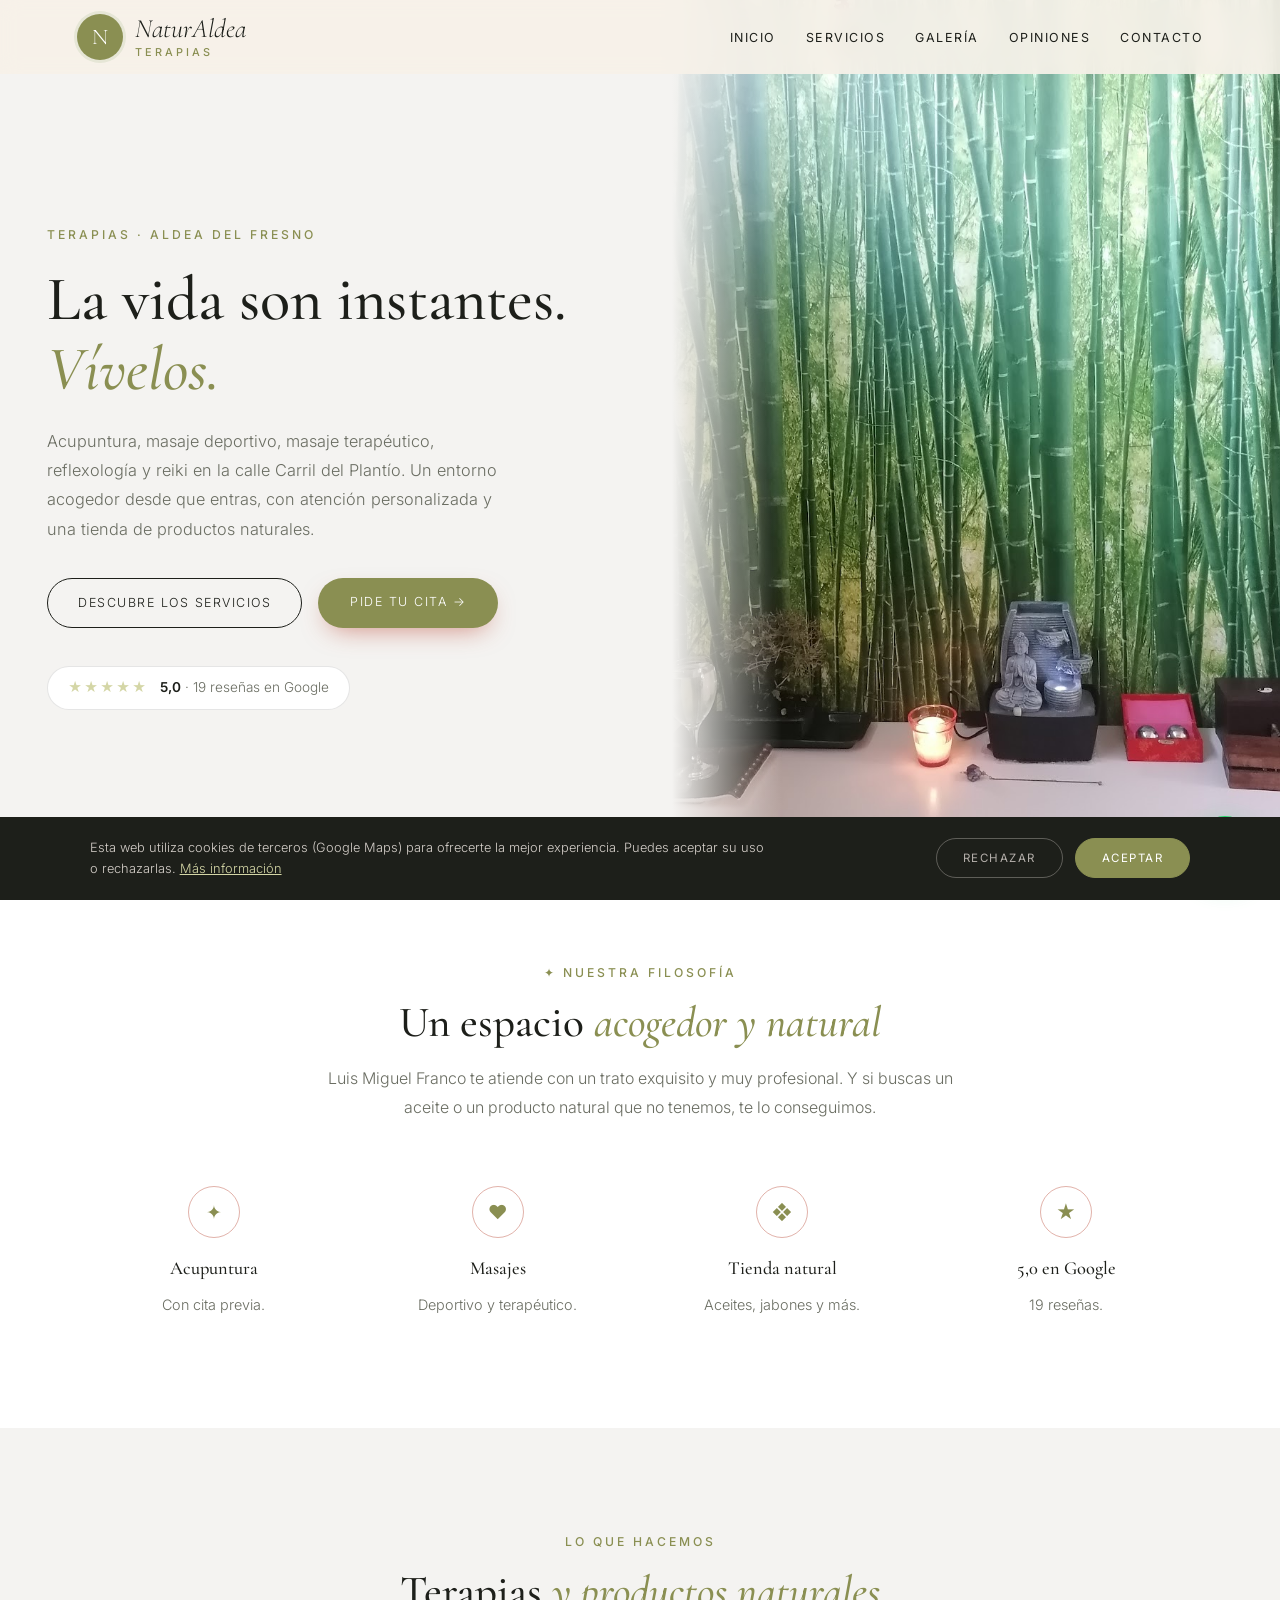
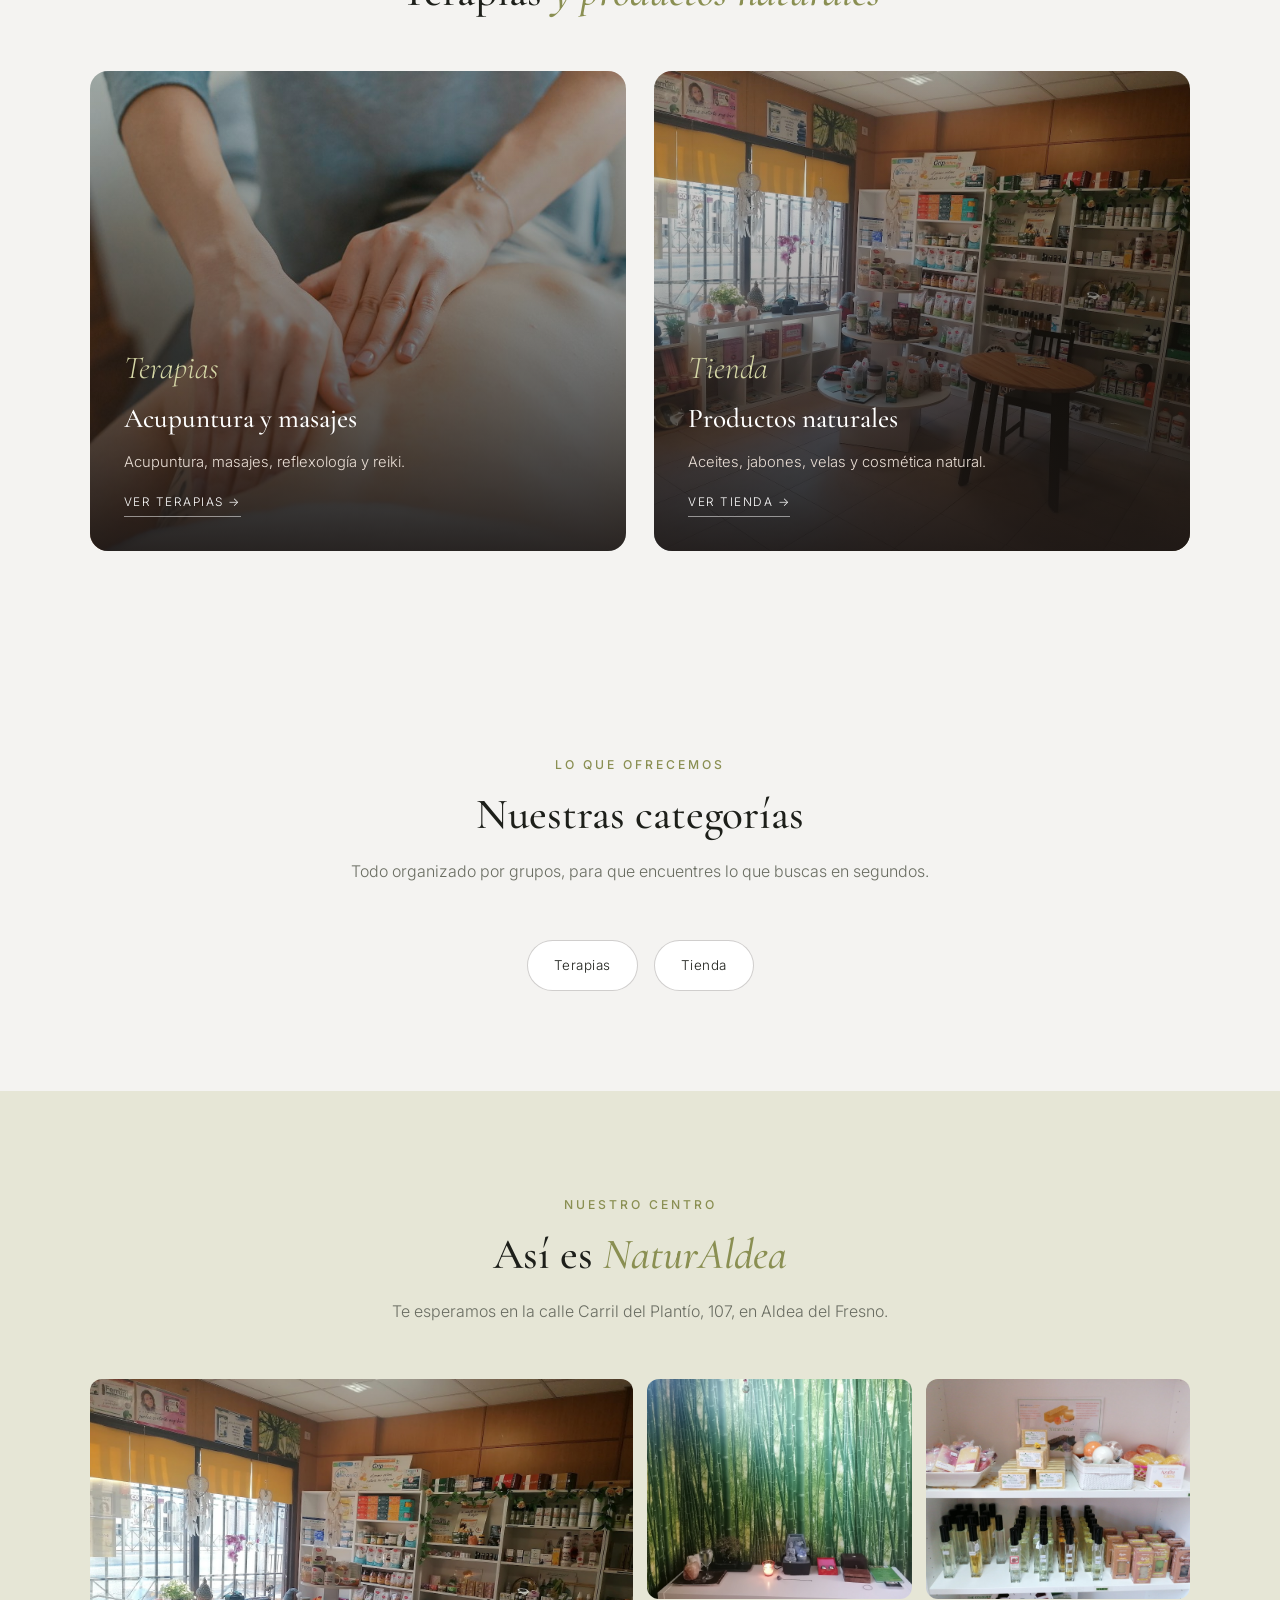
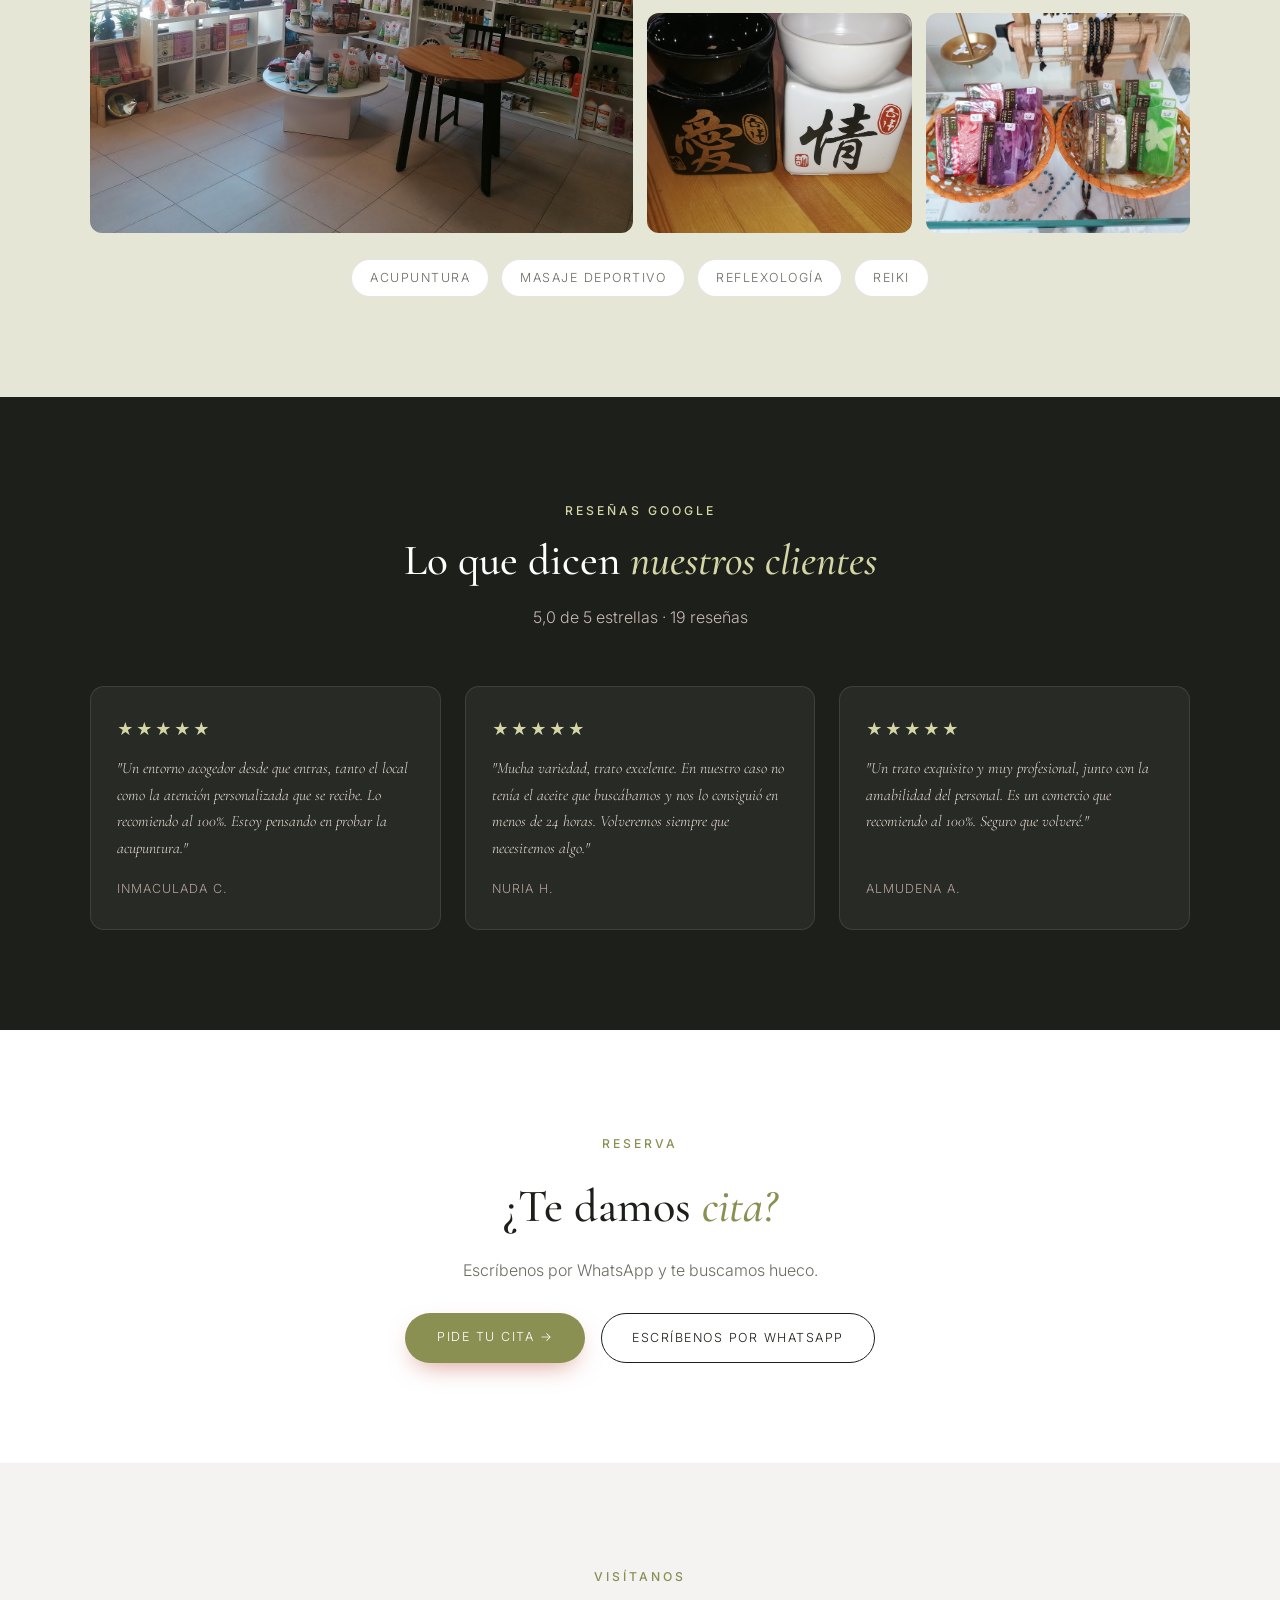
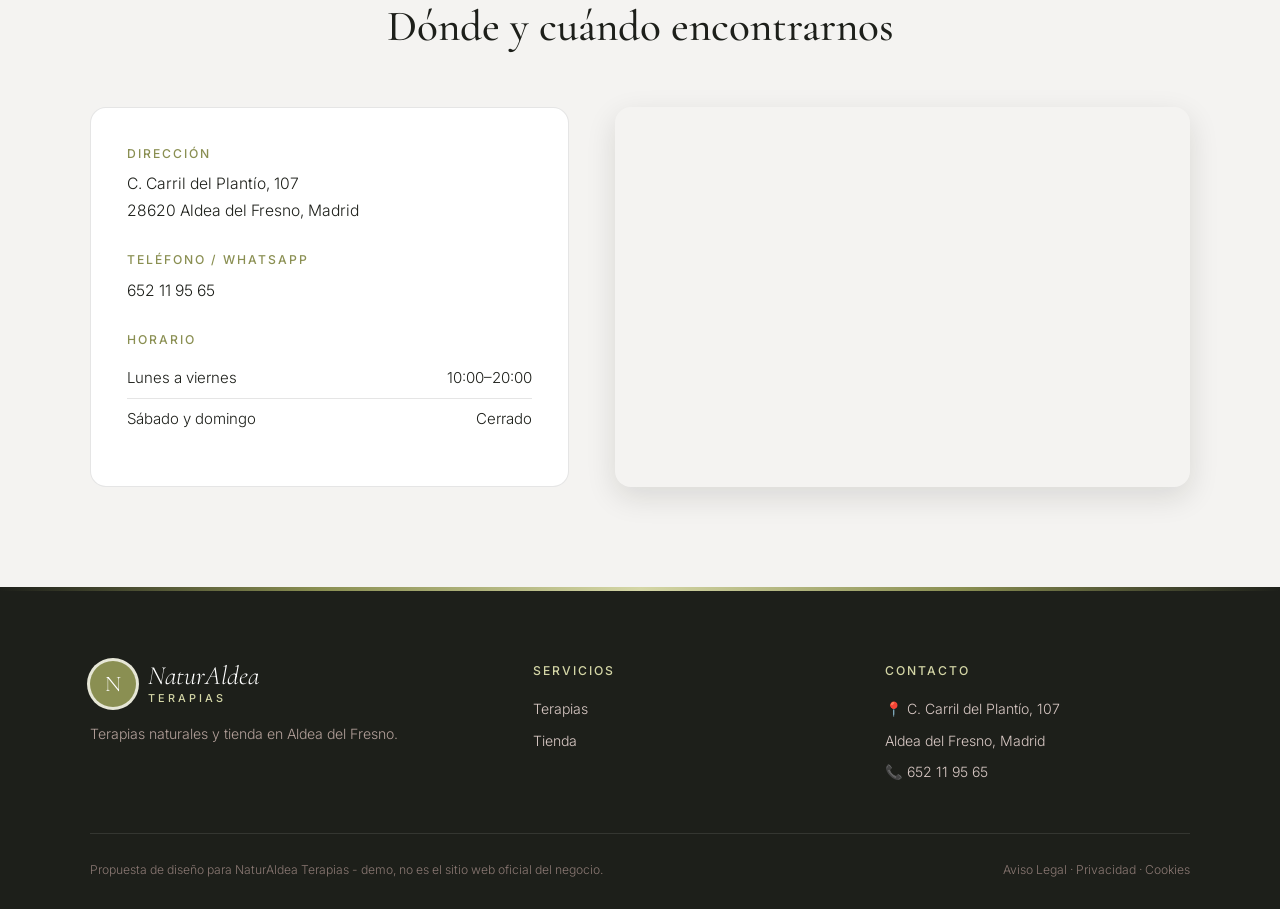
<file: index.html>
<!DOCTYPE html>
<html lang="es">
<head>
<meta charset="UTF-8">
<meta name="viewport" content="width=device-width, initial-scale=1.0">
<title>NaturAldea Terapias — Acupuntura, masajes y reflexología en Aldea del Fresno</title>
<meta name="description" content="NaturAldea Terapias, en C. Carril del Plantío 107, Aldea del Fresno. Acupuntura, masaje deportivo, masaje terapéutico, reflexología y reiki con Luis Miguel Franco, y tienda de productos naturales. 5,0★ con 19 reseñas en Google.">
<meta name="theme-color" content="#1d1f1a">
<meta property="og:title" content="NaturAldea Terapias · Aldea del Fresno">
<meta property="og:image" content="maps_03.jpg">

<link rel="preconnect" href="https://fonts.googleapis.com"><link rel="preconnect" href="https://fonts.gstatic.com" crossorigin><link href="https://fonts.googleapis.com/css2?family=Cormorant+Garamond:wght@500;600&family=Inter:wght@300;400;500;600&display=swap" rel="stylesheet">
<link rel="stylesheet" href="styles.css">
</head>
<body>

<header id="header">
  <a href="index.html" class="logo" aria-label="NaturAldea Terapias, inicio"><span class="logo-mark">N</span><span class="logo-text"><span class="script">NaturAldea</span><small>terapias</small></span></a>
  <nav id="nav" aria-label="Navegación principal"><ul><li><a href="index.html#inicio">Inicio</a></li><li><a href="servicios.html">Servicios</a></li><li><a href="index.html#galeria">Galería</a></li><li><a href="index.html#opiniones">Opiniones</a></li><li><a href="index.html#contacto">Contacto</a></li></ul></nav><button class="nav-toggle" id="navToggle" aria-label="Abrir menú">☰</button>
</header>

<section class="hero" id="inicio">
  <div class="hero-text">
    <span class="eyebrow">Terapias · Aldea del Fresno</span>
    <h1>La vida son instantes. <em>Vívelos.</em></h1>
    <p>Acupuntura, masaje deportivo, masaje terapéutico, reflexología y reiki en la calle Carril del Plantío. Un entorno acogedor desde que entras, con atención personalizada y una tienda de productos naturales.</p>
    <div class="hero-ctas">
      <a href="servicios.html" class="btn-outline">Descubre los servicios</a>
      <a href="https://wa.me/34652119565?text=Hola%2C%20quiero%20pedir%20cita%20en%20NaturAldea%20Terapias" class="btn-solid" target="_blank" rel="noopener">Pide tu cita →</a>
    </div>
    <a class="hero-rating" href="https://www.google.com/maps/search/?api=1&query=NaturAldea+Terapias,+Calle+Carril+del+Plant%C3%ADo+107,+Aldea+del+Fresno" target="_blank" rel="noopener"><span class="stars">★★★★★</span><span><strong>5,0</strong> · 19 reseñas en Google</span></a>
  </div>
  <div class="hero-img"><img src="maps_03.jpg" alt="Rincón de NaturAldea Terapias en Aldea del Fresno" style="object-position:center 50%;"></div>
</section>

<section class="trust">
  <div class="section-head">
    <span class="eyebrow">✦ Nuestra filosofía</span>
    <h2>Un espacio <em>acogedor y natural</em></h2>
    <p>Luis Miguel Franco te atiende con un trato exquisito y muy profesional. Y si buscas un aceite o un producto natural que no tenemos, te lo conseguimos.</p>
  </div>
  <div class="trust-grid">
    <div class="trust-card"><span class="trust-ic">✦</span><h3>Acupuntura</h3><p>Con cita previa.</p></div>
    <div class="trust-card"><span class="trust-ic">♥</span><h3>Masajes</h3><p>Deportivo y terapéutico.</p></div>
    <div class="trust-card"><span class="trust-ic">❖</span><h3>Tienda natural</h3><p>Aceites, jabones y más.</p></div>
    <div class="trust-card"><span class="trust-ic">★</span><h3>5,0 en Google</h3><p>19 reseñas.</p></div>
  </div>
</section>

<section class="worlds">
  <div class="section-head">
    <span class="eyebrow">Lo que hacemos</span>
    <h2>Terapias <em>y productos naturales</em></h2>
  </div>
  <div class="worlds-grid">
    <a href="servicios.html#terapias" class="world-card"><img src="stock_1519823551278.jpg" alt="Acupuntura y masajes"><div class="world-text"><span class="script">Terapias</span><h3>Acupuntura y masajes</h3><p>Acupuntura, masajes, reflexología y reiki.</p><span class="world-link">Ver terapias →</span></div></a>
    <a href="servicios.html#tienda" class="world-card"><img src="maps_02.jpg" alt="Productos naturales"><div class="world-text"><span class="script">Tienda</span><h3>Productos naturales</h3><p>Aceites, jabones, velas y cosmética natural.</p><span class="world-link">Ver tienda →</span></div></a>
  </div>
</section>

<section>
  <div class="section-head">
    <span class="eyebrow">Lo que ofrecemos</span>
    <h2>Nuestras categorías</h2>
    <p>Todo organizado por grupos, para que encuentres lo que buscas en segundos.</p>
  </div>
  <div class="cat-pills">
    <a href="servicios.html#terapias" class="cat-pill">Terapias</a>
    <a href="servicios.html#tienda" class="cat-pill">Tienda</a>
  </div>
</section>

<section class="gallery-wrap" id="galeria">
  <div class="section-head">
    <span class="eyebrow">Nuestro centro</span>
    <h2>Así es <em>NaturAldea</em></h2>
    <p>Te esperamos en la calle Carril del Plantío, 107, en Aldea del Fresno.</p>
  </div>
  <div class="gallery">
    <figure class="big"><img src="maps_02.jpg" alt="Tienda de NaturAldea Terapias en Aldea del Fresno" loading="lazy"></figure>
    <figure><img src="maps_03.jpg" alt="Rincón de relajación" loading="lazy"></figure>
    <figure><img src="maps_06.jpg" alt="Jabones y aceites naturales" loading="lazy"></figure>
    <figure><img src="maps_08.jpg" alt="Quemadores de aceites esenciales" loading="lazy"></figure>
    <figure><img src="maps_09.jpg" alt="Jabones artesanos" loading="lazy"></figure>
  </div>
  <div class="brands"><span>Acupuntura</span><span>Masaje deportivo</span><span>Reflexología</span><span>Reiki</span></div>
</section>

<section class="reviews-wrap" id="opiniones">
  <div class="section-head">
    <span class="eyebrow">Reseñas Google</span>
    <h2>Lo que dicen <em>nuestros clientes</em></h2>
    <p>5,0 de 5 estrellas · 19 reseñas</p>
  </div>
  <div class="review-grid">
    <div class="review-card"><div class="stars">★★★★★</div><p>"Un entorno acogedor desde que entras, tanto el local como la atención personalizada que se recibe. Lo recomiendo al 100%. Estoy pensando en probar la acupuntura."</p><cite>Inmaculada C.</cite></div>
    <div class="review-card"><div class="stars">★★★★★</div><p>"Mucha variedad, trato excelente. En nuestro caso no tenía el aceite que buscábamos y nos lo consiguió en menos de 24 horas. Volveremos siempre que necesitemos algo."</p><cite>Nuria H.</cite></div>
    <div class="review-card"><div class="stars">★★★★★</div><p>"Un trato exquisito y muy profesional, junto con la amabilidad del personal. Es un comercio que recomiendo al 100%. Seguro que volveré."</p><cite>Almudena A.</cite></div>
  </div>
</section>

<section class="cta-section">
  <span class="eyebrow">Reserva</span>
  <h2>¿Te damos <em>cita?</em></h2>
  <p>Escríbenos por WhatsApp y te buscamos hueco.</p>
  <div class="cta-row">
    <a href="https://wa.me/34652119565?text=Hola%2C%20quiero%20pedir%20cita%20en%20NaturAldea%20Terapias" class="btn-solid" target="_blank" rel="noopener">Pide tu cita →</a>
    <a href="https://wa.me/34652119565?text=Hola%2C%20quiero%20pedir%20cita%20en%20NaturAldea%20Terapias" class="btn-outline" target="_blank" rel="noopener">Escríbenos por WhatsApp</a>
  </div>
</section>

<section class="contact-section" id="contacto">
  <div class="section-head">
    <span class="eyebrow">Visítanos</span>
    <h2>Dónde y cuándo encontrarnos</h2>
  </div>
  <div class="contact-grid">
    <div class="contact-info">
      <div class="contact-block"><h3>Dirección</h3><p>C. Carril del Plantío, 107<br>28620 Aldea del Fresno, Madrid</p></div>
      <div class="contact-block"><h3>Teléfono / WhatsApp</h3><p><a href="tel:+34652119565">652 11 95 65</a></p></div>
      <div class="contact-block"><h3>Horario</h3><ul class="hours-list"><li><span>Lunes a viernes</span><span>10:00–20:00</span></li><li><span>Sábado y domingo</span><span>Cerrado</span></li></ul></div>
      
    </div>
    <div class="contact-map">
      <iframe title="Mapa de NaturAldea Terapias" src="https://www.google.com/maps?q=NaturAldea+Terapias,+Calle+Carril+del+Plant%C3%ADo+107,+Aldea+del+Fresno&output=embed" width="100%" height="100%" style="border:0;" allowfullscreen="" loading="lazy" referrerpolicy="no-referrer-when-downgrade"></iframe>
    </div>
  </div>
</section>

<footer>
  <div class="footer-grid">
    <div class="footer-brand">
      <a href="index.html" class="logo light"><span class="logo-mark">N</span><span class="logo-text"><span class="script">NaturAldea</span><small>terapias</small></span></a>
      <p>Terapias naturales y tienda en Aldea del Fresno.</p>
    </div>
    <div><h4>Servicios</h4><ul><li><a href="servicios.html#terapias">Terapias</a></li><li><a href="servicios.html#tienda">Tienda</a></li></ul></div>
    <div><h4>Contacto</h4><ul><li>📍 C. Carril del Plantío, 107</li><li>Aldea del Fresno, Madrid</li><li>📞 <a href="tel:+34652119565">652 11 95 65</a></li></ul></div>
  </div>
  <div class="footer-bottom">
    <span>Propuesta de diseño para NaturAldea Terapias - demo, no es el sitio web oficial del negocio.</span>
    <span><a href="aviso-legal.html">Aviso Legal</a> &middot; <a href="politica-privacidad.html">Privacidad</a> &middot; <a href="politica-cookies.html">Cookies</a></span>
  </div>
</footer>

<div id="cookie-banner" class="cookie-banner"><p>Esta web utiliza cookies de terceros (Google Maps) para ofrecerte la mejor experiencia. Puedes aceptar su uso o rechazarlas. <a href="politica-cookies.html">Más información</a></p><div class="cookie-actions"><button onclick="setCookieChoice('rejected')" class="ck-reject">Rechazar</button><button onclick="setCookieChoice('accepted')" class="ck-accept">Aceptar</button></div></div>
<div class="social-fabs"><a class="wa-fab" href="https://wa.me/34652119565?text=Hola%2C%20quiero%20pedir%20cita%20en%20NaturAldea%20Terapias" target="_blank" rel="noopener" aria-label="Escribir por WhatsApp"><svg width="28" height="28" viewBox="0 0 24 24" fill="white"><path d="M17.5 14.4c-.3-.1-1.8-.9-2-1s-.5-.1-.7.1-.8 1-.9 1.2-.3.2-.6.1a8.2 8.2 0 0 1-2.4-1.5 9 9 0 0 1-1.7-2.1c-.2-.3 0-.5.1-.6l.4-.5.3-.5v-.5l-.9-2.2c-.2-.6-.5-.5-.7-.5h-.6a1.1 1.1 0 0 0-.8.4 3.4 3.4 0 0 0-1 2.5 5.9 5.9 0 0 0 1.2 3.1 13.5 13.5 0 0 0 5.2 4.6c2.6 1 2.6.7 3.1.6a2.6 2.6 0 0 0 1.7-1.2 2.1 2.1 0 0 0 .2-1.2c-.1-.1-.3-.2-.6-.3ZM12 21.8a9.8 9.8 0 0 1-5-1.4l-.4-.2-3.7 1 1-3.6-.2-.4A9.8 9.8 0 1 1 12 21.8Zm8.4-18.3A11.8 11.8 0 0 0 1.8 17.7L.2 23.8l6.3-1.6a11.8 11.8 0 0 0 5.6 1.4A11.8 11.8 0 0 0 20.4 3.5Z"/></svg></a></div>
<script src="main.js"></script>
</body>
</html>
</file>
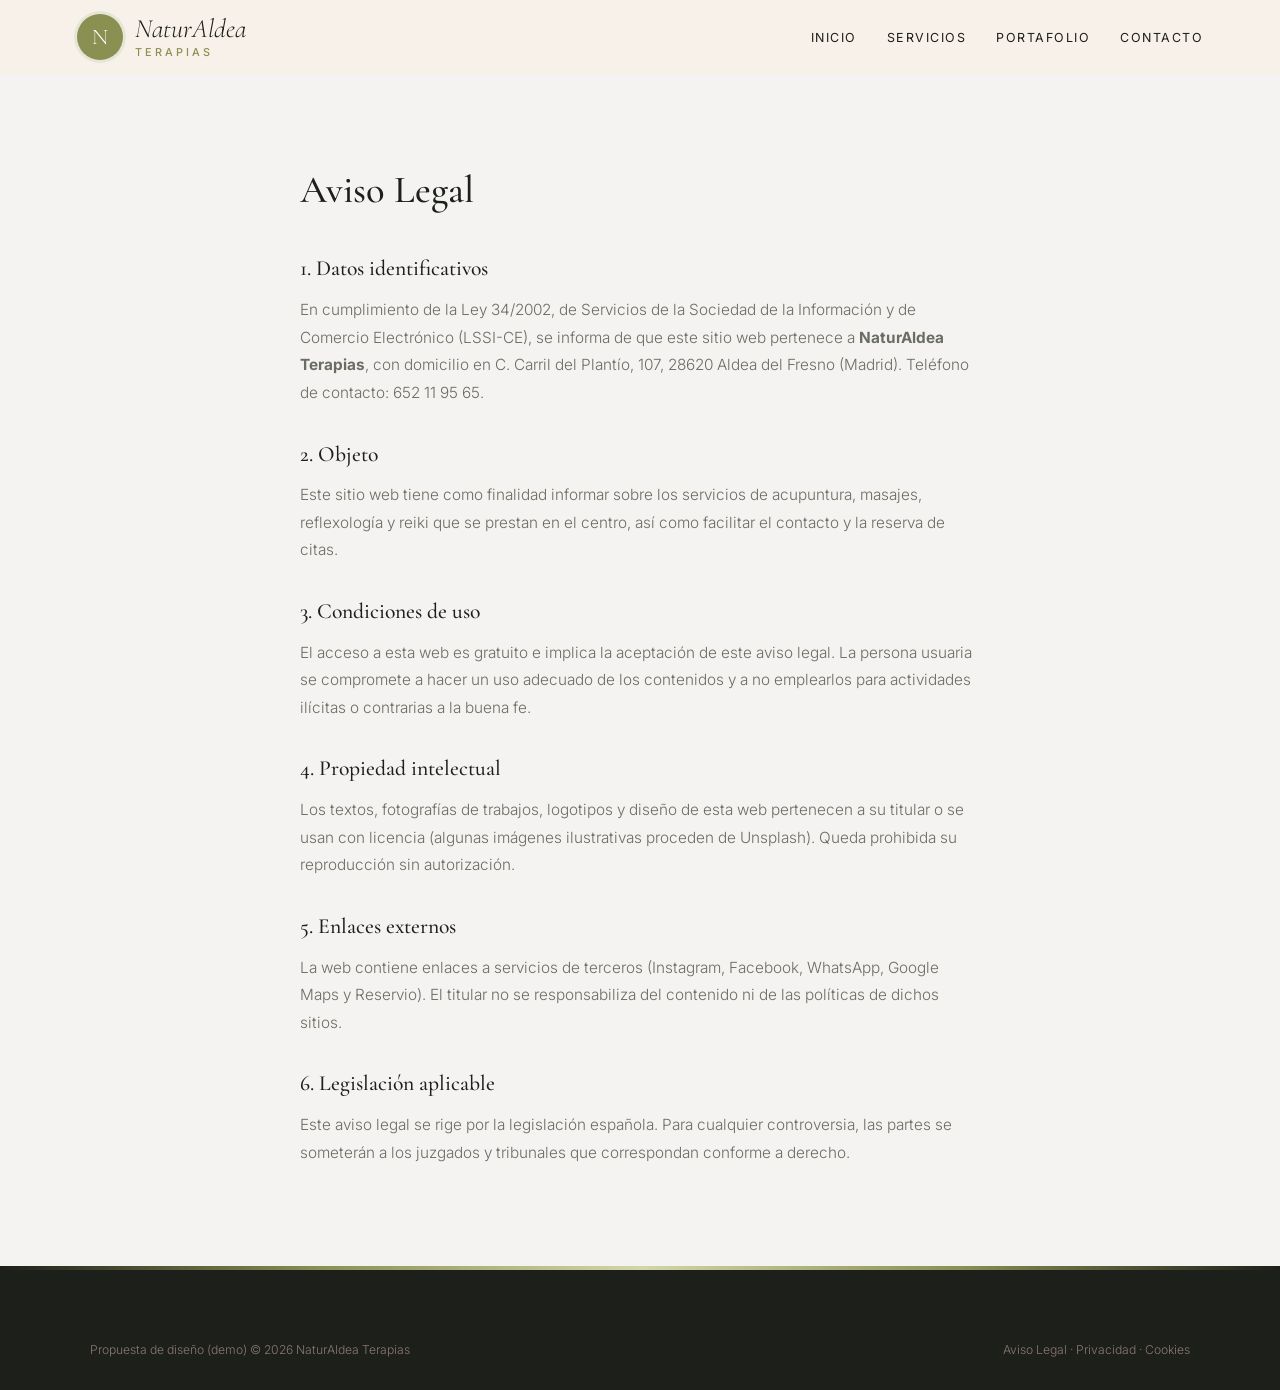
<file: aviso-legal.html>
<!DOCTYPE html>
<html lang="es">
<head>
<meta charset="UTF-8">
<meta name="viewport" content="width=device-width, initial-scale=1.0">
<title>Aviso Legal — NaturAldea Terapias</title>
<meta name="robots" content="noindex">

<link rel="preconnect" href="https://fonts.googleapis.com">
<link href="https://fonts.googleapis.com/css2?family=Cormorant+Garamond:wght@500;600&family=Inter:wght@300;400;500;600&display=swap" rel="stylesheet">
<link rel="stylesheet" href="styles.css">
</head>
<body>
<header id="header" class="scrolled">
  <a href="index.html" class="logo" aria-label="NaturAldea Terapias, inicio">
    <span class="logo-mark">N</span>
    <span class="logo-text"><span class="script">NaturAldea</span><small>terapias</small></span>
  </a>
  <nav id="nav" aria-label="Navegación principal">
    <ul>
      <li><a href="index.html#inicio">Inicio</a></li>
      <li><a href="servicios.html">Servicios</a></li>
      <li><a href="portafolio.html">Portafolio</a></li>
      <li><a href="index.html#contacto">Contacto</a></li>
    </ul>
  </nav>
  <button class="nav-toggle" id="navToggle" aria-label="Abrir menú">☰</button>
</header>
<main class="legal"><h1>Aviso Legal</h1>
<h2>1. Datos identificativos</h2>
<p>En cumplimiento de la Ley 34/2002, de Servicios de la Sociedad de la Información y de Comercio Electrónico (LSSI-CE), se informa de que este sitio web pertenece a <strong>NaturAldea Terapias</strong>, con domicilio en C. Carril del Plantío, 107, 28620 Aldea del Fresno (Madrid). Teléfono de contacto: 652 11 95 65.</p>
<h2>2. Objeto</h2>
<p>Este sitio web tiene como finalidad informar sobre los servicios de acupuntura, masajes, reflexología y reiki que se prestan en el centro, así como facilitar el contacto y la reserva de citas.</p>
<h2>3. Condiciones de uso</h2>
<p>El acceso a esta web es gratuito e implica la aceptación de este aviso legal. La persona usuaria se compromete a hacer un uso adecuado de los contenidos y a no emplearlos para actividades ilícitas o contrarias a la buena fe.</p>
<h2>4. Propiedad intelectual</h2>
<p>Los textos, fotografías de trabajos, logotipos y diseño de esta web pertenecen a su titular o se usan con licencia (algunas imágenes ilustrativas proceden de Unsplash). Queda prohibida su reproducción sin autorización.</p>
<h2>5. Enlaces externos</h2>
<p>La web contiene enlaces a servicios de terceros (Instagram, Facebook, WhatsApp, Google Maps y Reservio). El titular no se responsabiliza del contenido ni de las políticas de dichos sitios.</p>
<h2>6. Legislación aplicable</h2>
<p>Este aviso legal se rige por la legislación española. Para cualquier controversia, las partes se someterán a los juzgados y tribunales que correspondan conforme a derecho.</p></main>
<footer>
  <div class="footer-bottom" style="margin-top:0">
    <span>Propuesta de diseño (demo) © 2026 NaturAldea Terapias</span>
    <span><a href="aviso-legal.html">Aviso Legal</a> &middot; <a href="politica-privacidad.html">Privacidad</a> &middot; <a href="politica-cookies.html">Cookies</a></span>
  </div>
</footer>
<script src="main.js"></script>
</body>
</html>
</file>
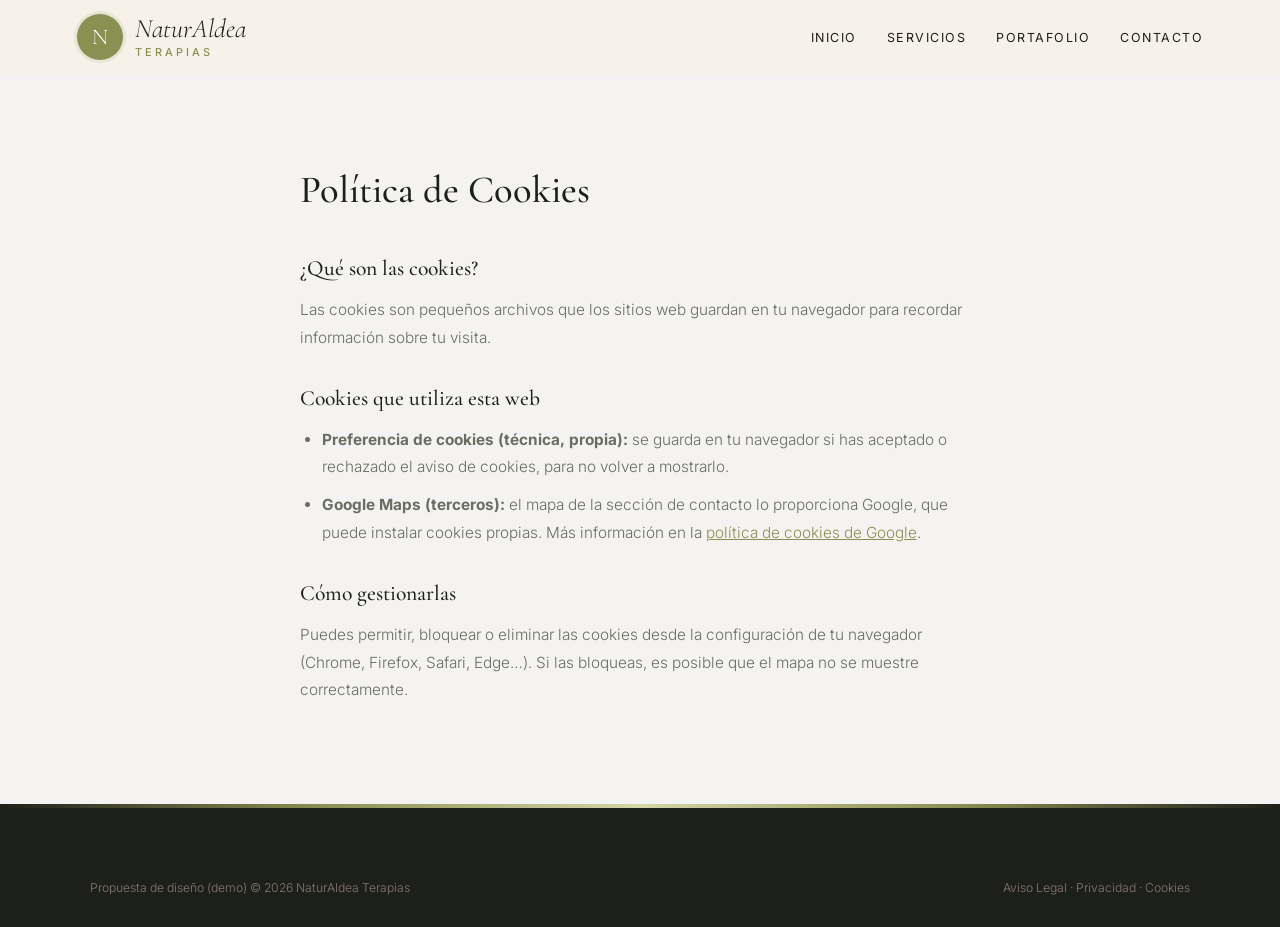
<file: politica-cookies.html>
<!DOCTYPE html>
<html lang="es">
<head>
<meta charset="UTF-8">
<meta name="viewport" content="width=device-width, initial-scale=1.0">
<title>Política de Cookies — NaturAldea Terapias</title>
<meta name="robots" content="noindex">

<link rel="preconnect" href="https://fonts.googleapis.com">
<link href="https://fonts.googleapis.com/css2?family=Cormorant+Garamond:wght@500;600&family=Inter:wght@300;400;500;600&display=swap" rel="stylesheet">
<link rel="stylesheet" href="styles.css">
</head>
<body>
<header id="header" class="scrolled">
  <a href="index.html" class="logo" aria-label="NaturAldea Terapias, inicio">
    <span class="logo-mark">N</span>
    <span class="logo-text"><span class="script">NaturAldea</span><small>terapias</small></span>
  </a>
  <nav id="nav" aria-label="Navegación principal">
    <ul>
      <li><a href="index.html#inicio">Inicio</a></li>
      <li><a href="servicios.html">Servicios</a></li>
      <li><a href="portafolio.html">Portafolio</a></li>
      <li><a href="index.html#contacto">Contacto</a></li>
    </ul>
  </nav>
  <button class="nav-toggle" id="navToggle" aria-label="Abrir menú">☰</button>
</header>
<main class="legal"><h1>Política de Cookies</h1>
<h2>¿Qué son las cookies?</h2>
<p>Las cookies son pequeños archivos que los sitios web guardan en tu navegador para recordar información sobre tu visita.</p>
<h2>Cookies que utiliza esta web</h2>
<ul>
<li><strong>Preferencia de cookies (técnica, propia):</strong> se guarda en tu navegador si has aceptado o rechazado el aviso de cookies, para no volver a mostrarlo.</li>
<li><strong>Google Maps (terceros):</strong> el mapa de la sección de contacto lo proporciona Google, que puede instalar cookies propias. Más información en la <a href="https://policies.google.com/technologies/cookies" target="_blank" rel="noopener">política de cookies de Google</a>.</li>
</ul>
<h2>Cómo gestionarlas</h2>
<p>Puedes permitir, bloquear o eliminar las cookies desde la configuración de tu navegador (Chrome, Firefox, Safari, Edge…). Si las bloqueas, es posible que el mapa no se muestre correctamente.</p></main>
<footer>
  <div class="footer-bottom" style="margin-top:0">
    <span>Propuesta de diseño (demo) © 2026 NaturAldea Terapias</span>
    <span><a href="aviso-legal.html">Aviso Legal</a> &middot; <a href="politica-privacidad.html">Privacidad</a> &middot; <a href="politica-cookies.html">Cookies</a></span>
  </div>
</footer>
<script src="main.js"></script>
</body>
</html>
</file>
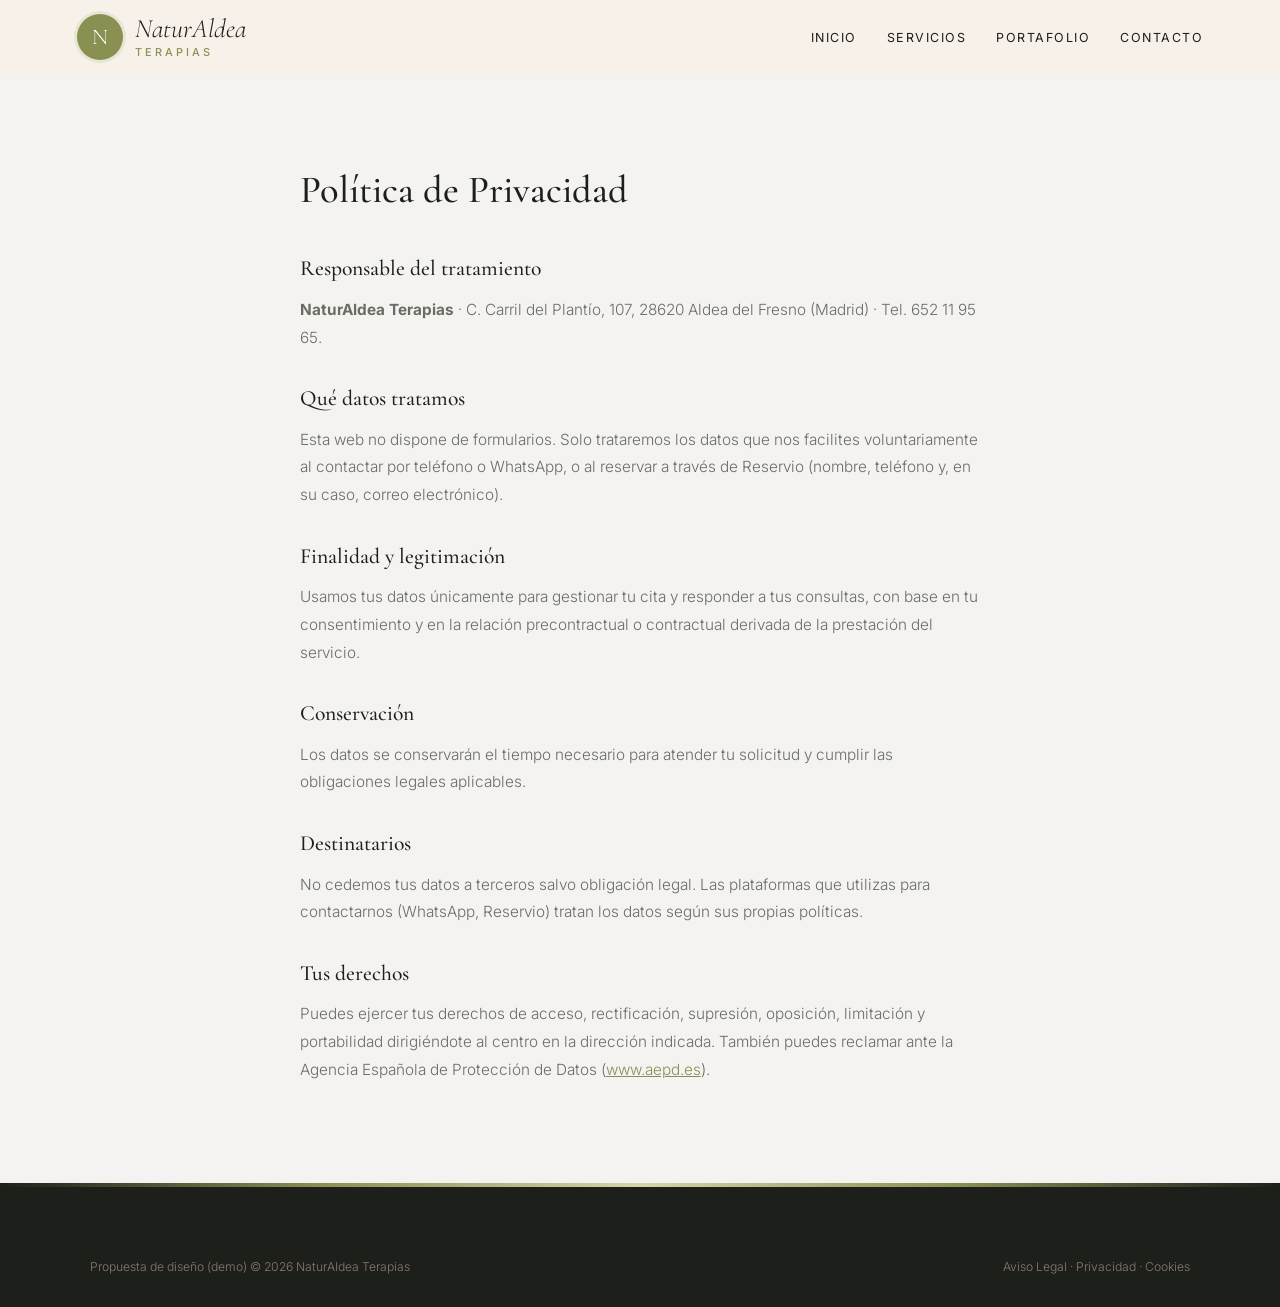
<file: politica-privacidad.html>
<!DOCTYPE html>
<html lang="es">
<head>
<meta charset="UTF-8">
<meta name="viewport" content="width=device-width, initial-scale=1.0">
<title>Política de Privacidad — NaturAldea Terapias</title>
<meta name="robots" content="noindex">

<link rel="preconnect" href="https://fonts.googleapis.com">
<link href="https://fonts.googleapis.com/css2?family=Cormorant+Garamond:wght@500;600&family=Inter:wght@300;400;500;600&display=swap" rel="stylesheet">
<link rel="stylesheet" href="styles.css">
</head>
<body>
<header id="header" class="scrolled">
  <a href="index.html" class="logo" aria-label="NaturAldea Terapias, inicio">
    <span class="logo-mark">N</span>
    <span class="logo-text"><span class="script">NaturAldea</span><small>terapias</small></span>
  </a>
  <nav id="nav" aria-label="Navegación principal">
    <ul>
      <li><a href="index.html#inicio">Inicio</a></li>
      <li><a href="servicios.html">Servicios</a></li>
      <li><a href="portafolio.html">Portafolio</a></li>
      <li><a href="index.html#contacto">Contacto</a></li>
    </ul>
  </nav>
  <button class="nav-toggle" id="navToggle" aria-label="Abrir menú">☰</button>
</header>
<main class="legal"><h1>Política de Privacidad</h1>
<h2>Responsable del tratamiento</h2>
<p><strong>NaturAldea Terapias</strong> · C. Carril del Plantío, 107, 28620 Aldea del Fresno (Madrid) · Tel. 652 11 95 65.</p>
<h2>Qué datos tratamos</h2>
<p>Esta web no dispone de formularios. Solo trataremos los datos que nos facilites voluntariamente al contactar por teléfono o WhatsApp, o al reservar a través de Reservio (nombre, teléfono y, en su caso, correo electrónico).</p>
<h2>Finalidad y legitimación</h2>
<p>Usamos tus datos únicamente para gestionar tu cita y responder a tus consultas, con base en tu consentimiento y en la relación precontractual o contractual derivada de la prestación del servicio.</p>
<h2>Conservación</h2>
<p>Los datos se conservarán el tiempo necesario para atender tu solicitud y cumplir las obligaciones legales aplicables.</p>
<h2>Destinatarios</h2>
<p>No cedemos tus datos a terceros salvo obligación legal. Las plataformas que utilizas para contactarnos (WhatsApp, Reservio) tratan los datos según sus propias políticas.</p>
<h2>Tus derechos</h2>
<p>Puedes ejercer tus derechos de acceso, rectificación, supresión, oposición, limitación y portabilidad dirigiéndote al centro en la dirección indicada. También puedes reclamar ante la Agencia Española de Protección de Datos (<a href="https://www.aepd.es" target="_blank" rel="noopener">www.aepd.es</a>).</p></main>
<footer>
  <div class="footer-bottom" style="margin-top:0">
    <span>Propuesta de diseño (demo) © 2026 NaturAldea Terapias</span>
    <span><a href="aviso-legal.html">Aviso Legal</a> &middot; <a href="politica-privacidad.html">Privacidad</a> &middot; <a href="politica-cookies.html">Cookies</a></span>
  </div>
</footer>
<script src="main.js"></script>
</body>
</html>
</file>
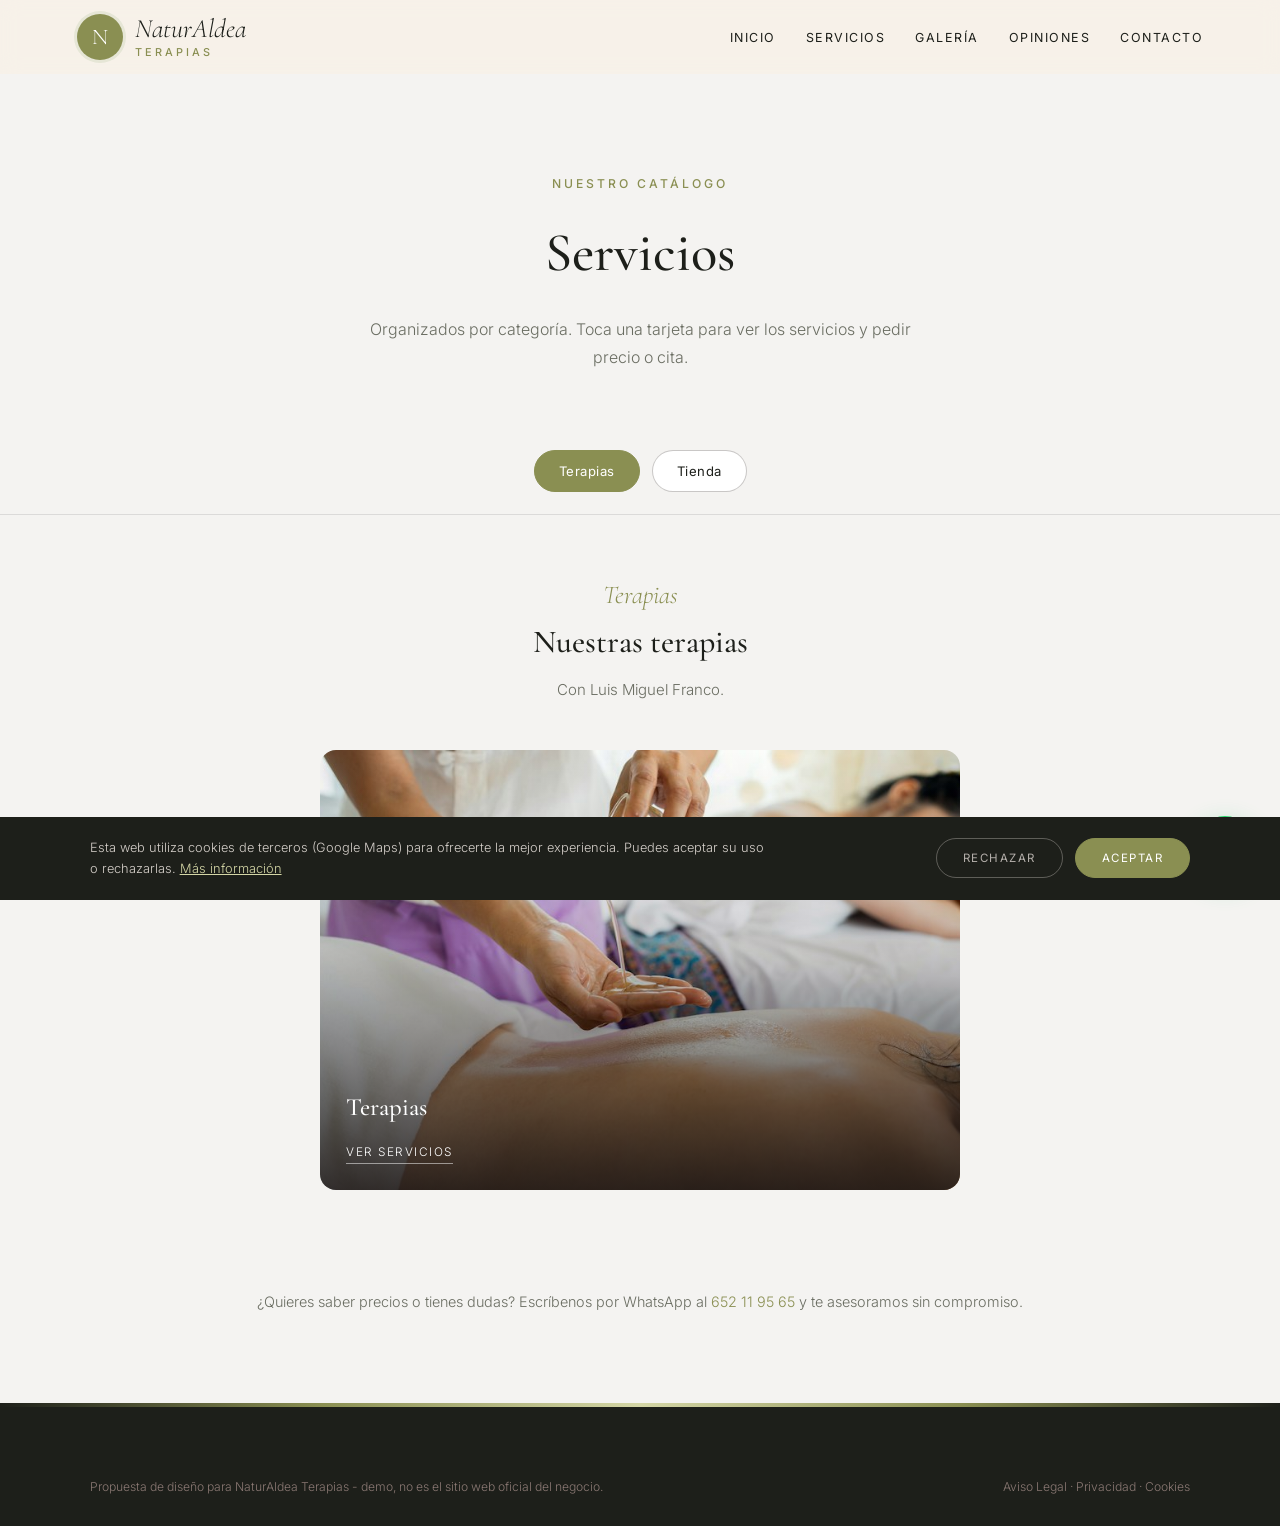
<file: servicios.html>
<!DOCTYPE html>
<html lang="es">
<head>
<meta charset="UTF-8">
<meta name="viewport" content="width=device-width, initial-scale=1.0">
<title>Servicios — NaturAldea Terapias · Aldea del Fresno</title>
<meta name="description" content="Servicios de NaturAldea Terapias en Aldea del Fresno.">

<link rel="preconnect" href="https://fonts.googleapis.com"><link rel="preconnect" href="https://fonts.gstatic.com" crossorigin><link href="https://fonts.googleapis.com/css2?family=Cormorant+Garamond:wght@500;600&family=Inter:wght@300;400;500;600&display=swap" rel="stylesheet">
<link rel="stylesheet" href="styles.css">
</head>
<body>

<header id="header" class="scrolled">
  <a href="index.html" class="logo" aria-label="NaturAldea Terapias, inicio"><span class="logo-mark">N</span><span class="logo-text"><span class="script">NaturAldea</span><small>terapias</small></span></a>
  <nav id="nav" aria-label="Navegación principal"><ul><li><a href="index.html#inicio">Inicio</a></li><li><a href="servicios.html">Servicios</a></li><li><a href="index.html#galeria">Galería</a></li><li><a href="index.html#opiniones">Opiniones</a></li><li><a href="index.html#contacto">Contacto</a></li></ul></nav><button class="nav-toggle" id="navToggle" aria-label="Abrir menú">☰</button>
</header>

<div class="page-hero">
  <span class="eyebrow">Nuestro catálogo</span>
  <h1>Servicios</h1>
  <p>Organizados por categoría. Toca una tarjeta para ver los servicios y pedir precio o cita.</p>
</div>

<div class="tabs">
  <button class="tab-btn active" data-tab="terapias">Terapias</button>
  <button class="tab-btn" data-tab="tienda">Tienda</button>
  
</div>

<div class="tab-panel active" id="terapias">
  <div class="tab-intro"><span class="script">Terapias</span><h2>Nuestras terapias</h2><p>Con Luis Miguel Franco.</p></div>
  <div class="cat-grid single">
    <div class="cat-card" onclick="openModal('terapias')"><img src="stock_1544161515-4a.jpg" alt="Terapias" loading="lazy"><div class="cat-card-text"><h3>Terapias</h3><span>Ver servicios</span></div></div>
  </div>
</div>

<div class="tab-panel" id="tienda">
  <div class="tab-intro"><span class="script">Tienda</span><h2>Productos naturales</h2><p>Y si no lo tenemos, te lo conseguimos.</p></div>
  <div class="cat-grid single">
    <div class="cat-card" onclick="openModal('tienda')"><img src="maps_06.jpg" alt="Tienda natural" loading="lazy"><div class="cat-card-text"><h3>Tienda natural</h3><span>Ver servicios</span></div></div>
  </div>
</div>


<p class="services-note">¿Quieres saber precios o tienes dudas? Escríbenos por WhatsApp al <a href="https://wa.me/34652119565" target="_blank" rel="noopener" style="color:var(--red)">652 11 95 65</a> y te asesoramos sin compromiso.</p>

<div class="modal-overlay" id="modal-terapias"><div class="modal">
  <button class="modal-close" onclick="closeModal('terapias')" aria-label="Cerrar">×</button>
  <h3>Terapias</h3><p class="modal-sub">Cuerpo y bienestar</p>
  <div class="svc-row"><div><div class="svc-name">Acupuntura</div><span class="svc-desc"></span></div><div class="svc-price">Consultar</div></div>
  <div class="svc-row"><div><div class="svc-name">Masaje deportivo</div><span class="svc-desc"></span></div><div class="svc-price">Consultar</div></div>
  <div class="svc-row"><div><div class="svc-name">Masaje terapéutico</div><span class="svc-desc"></span></div><div class="svc-price">Consultar</div></div>
  <div class="svc-row"><div><div class="svc-name">Reflexología</div><span class="svc-desc"></span></div><div class="svc-price">Consultar</div></div>
  <div class="svc-row"><div><div class="svc-name">Reiki</div><span class="svc-desc"></span></div><div class="svc-price">Consultar</div></div>
  <a class="modal-cta alt" href="https://wa.me/34652119565?text=Hola%2C%20quiero%20informaci%C3%B3n%20sobre%20terapias" target="_blank" rel="noopener">Pedir cita por WhatsApp</a>
</div></div>

<div class="modal-overlay" id="modal-tienda"><div class="modal">
  <button class="modal-close" onclick="closeModal('tienda')" aria-label="Cerrar">×</button>
  <h3>Tienda natural</h3><p class="modal-sub">Productos</p>
  <div class="svc-row"><div><div class="svc-name">Aceites esenciales</div><span class="svc-desc"></span></div><div class="svc-price">Consultar</div></div>
  <div class="svc-row"><div><div class="svc-name">Jabones artesanos</div><span class="svc-desc"></span></div><div class="svc-price">Consultar</div></div>
  <div class="svc-row"><div><div class="svc-name">Cosmética natural</div><span class="svc-desc"></span></div><div class="svc-price">Consultar</div></div>
  <div class="svc-row"><div><div class="svc-name">Velas y quemadores de aceites</div><span class="svc-desc"></span></div><div class="svc-price">Consultar</div></div>
  <a class="modal-cta alt" href="https://wa.me/34652119565?text=Hola%2C%20quiero%20informaci%C3%B3n%20sobre%20tienda%20natural" target="_blank" rel="noopener">Pedir cita por WhatsApp</a>
</div></div>


<footer>
  <div class="footer-bottom" style="margin-top:0">
    <span>Propuesta de diseño para NaturAldea Terapias - demo, no es el sitio web oficial del negocio.</span>
    <span><a href="aviso-legal.html">Aviso Legal</a> &middot; <a href="politica-privacidad.html">Privacidad</a> &middot; <a href="politica-cookies.html">Cookies</a></span>
  </div>
</footer>

<div id="cookie-banner" class="cookie-banner"><p>Esta web utiliza cookies de terceros (Google Maps) para ofrecerte la mejor experiencia. Puedes aceptar su uso o rechazarlas. <a href="politica-cookies.html">Más información</a></p><div class="cookie-actions"><button onclick="setCookieChoice('rejected')" class="ck-reject">Rechazar</button><button onclick="setCookieChoice('accepted')" class="ck-accept">Aceptar</button></div></div>
<div class="social-fabs"><a class="wa-fab" href="https://wa.me/34652119565?text=Hola%2C%20quiero%20pedir%20cita%20en%20NaturAldea%20Terapias" target="_blank" rel="noopener" aria-label="Escribir por WhatsApp"><svg width="28" height="28" viewBox="0 0 24 24" fill="white"><path d="M17.5 14.4c-.3-.1-1.8-.9-2-1s-.5-.1-.7.1-.8 1-.9 1.2-.3.2-.6.1a8.2 8.2 0 0 1-2.4-1.5 9 9 0 0 1-1.7-2.1c-.2-.3 0-.5.1-.6l.4-.5.3-.5v-.5l-.9-2.2c-.2-.6-.5-.5-.7-.5h-.6a1.1 1.1 0 0 0-.8.4 3.4 3.4 0 0 0-1 2.5 5.9 5.9 0 0 0 1.2 3.1 13.5 13.5 0 0 0 5.2 4.6c2.6 1 2.6.7 3.1.6a2.6 2.6 0 0 0 1.7-1.2 2.1 2.1 0 0 0 .2-1.2c-.1-.1-.3-.2-.6-.3ZM12 21.8a9.8 9.8 0 0 1-5-1.4l-.4-.2-3.7 1 1-3.6-.2-.4A9.8 9.8 0 1 1 12 21.8Zm8.4-18.3A11.8 11.8 0 0 0 1.8 17.7L.2 23.8l6.3-1.6a11.8 11.8 0 0 0 5.6 1.4A11.8 11.8 0 0 0 20.4 3.5Z"/></svg></a></div>
<script src="main.js"></script>
</body>
</html>
</file>
<file: styles.css>
:root{
  --cream:#f4f3f1; --paper:#ffffff; --tint:#e6e6d6; --ink:#1d1f1a; --dark:#1d1f1a; --muted:#6a6d62;
  --red:#8a8f52; --red-dark:#6c703e; --teal:#8a8f52; --gold:#d4d6a6; --line:rgba(0,0,0,.1);
  --brand-gradient:linear-gradient(90deg,#1d1f1a,#8a8f52,#d4d6a6,#8a8f52,#1d1f1a);
}
*{margin:0;padding:0;box-sizing:border-box;}
html{scroll-behavior:smooth;}
body{font-family:'Inter',sans-serif;background:var(--cream);color:var(--ink);overflow-x:hidden;font-weight:300;line-height:1.6;}
a{text-decoration:none;color:inherit;}
h1,h2,h3{font-family:'Cormorant Garamond',serif;font-weight:500;}
h1 em,h2 em{font-style:italic;color:var(--red);}
img{max-width:100%;display:block;}
.script{font-family:'Cormorant Garamond',serif;font-style:italic;}

/* HEADER */
header{position:fixed;top:0;left:0;right:0;z-index:100;display:flex;justify-content:space-between;align-items:center;padding:14px 6%;background:rgba(247,241,233,.92);backdrop-filter:blur(10px);-webkit-backdrop-filter:blur(10px);transition:box-shadow .3s,padding .3s;}
header.scrolled{box-shadow:0 2px 24px rgba(28,22,20,.1);padding:8px 6%;}
.logo{display:flex;align-items:center;gap:12px;color:var(--dark);}
.logo-badge{width:58px;height:58px;border-radius:50%;object-fit:cover;box-shadow:0 0 0 2px var(--gold),0 6px 16px rgba(28,22,20,.15);transition:width .3s,height .3s;}
header.scrolled .logo-badge{width:46px;height:46px;}
.logo-text{display:flex;flex-direction:column;line-height:1;}
.logo-text .script{font-size:1.65rem;color:var(--dark);}
.logo-text small{font-size:.68rem;letter-spacing:3px;text-transform:uppercase;color:var(--red);margin-top:4px;font-weight:500;}
.logo.light .logo-text .script{color:#fff;}
.logo.light .logo-text small{color:var(--gold);}
nav ul{list-style:none;display:flex;gap:30px;}
nav a{font-size:.78rem;letter-spacing:1.5px;text-transform:uppercase;font-weight:400;position:relative;padding:4px 0;}
nav a::after{content:"";position:absolute;left:0;bottom:-2px;height:1px;width:100%;background:var(--red);transform:scaleX(0);transform-origin:right;transition:transform .3s;}
nav a:hover::after{transform:scaleX(1);transform-origin:left;}
.nav-toggle{display:none;font-size:1.6rem;background:none;border:none;color:var(--dark);cursor:pointer;}

/* BOTONES */
.btn-outline{display:inline-block;border:1px solid var(--dark);color:var(--dark);padding:14px 30px;font-size:.78rem;letter-spacing:1.5px;text-transform:uppercase;border-radius:40px;transition:all .25s;}
.btn-outline:hover{background:var(--dark);color:var(--cream);}
.btn-outline.light{border-color:rgba(255,255,255,.5);color:#fff;}
.btn-outline.light:hover{background:#fff;color:var(--dark);}
.btn-solid{display:inline-block;background:var(--red);color:#fff;padding:14px 32px;font-size:.78rem;letter-spacing:1.5px;text-transform:uppercase;border-radius:40px;transition:transform .25s,box-shadow .25s,background .25s;box-shadow:0 10px 26px -10px rgba(181,64,44,.6);}
.btn-solid:hover{transform:translateY(-2px);background:var(--red-dark);}

/* HERO */
.hero{min-height:95vh;display:grid;grid-template-columns:1.05fr .95fr;align-items:stretch;padding:0;}
.hero-text{display:flex;flex-direction:column;justify-content:center;padding:150px 7% 70px;}
.eyebrow{display:inline-block;color:var(--teal);text-transform:uppercase;letter-spacing:3px;font-size:.76rem;font-weight:500;}
.hero-text .eyebrow{margin-bottom:20px;}
.hero-text h1{font-size:clamp(2.4rem,5vw,3.9rem);line-height:1.12;margin-bottom:22px;color:var(--dark);}
.hero-text p{font-size:1.02rem;color:var(--muted);max-width:470px;line-height:1.8;margin-bottom:34px;}
.hero-ctas{display:flex;gap:16px;flex-wrap:wrap;}
.hero-rating{display:inline-flex;align-items:center;gap:12px;margin-top:38px;padding:10px 20px;border:1px solid var(--line);border-radius:40px;background:var(--paper);font-size:.85rem;color:var(--muted);align-self:flex-start;}
.hero-rating strong{color:var(--dark);font-weight:600;}
.stars{color:var(--gold);letter-spacing:2px;}
.hero-img{position:relative;overflow:hidden;}
.hero-img img{width:100%;height:100%;object-fit:cover;position:absolute;inset:0;}
.hero-img::after{content:"";position:absolute;inset:0;background:linear-gradient(90deg,var(--cream) 0%,rgba(247,241,233,0) 18%);}

/* SECCIONES */
section{padding:100px 7%;}
.section-head{text-align:center;max-width:640px;margin:0 auto 54px;}
.section-head h2{font-size:clamp(1.9rem,4vw,2.7rem);margin-top:12px;color:var(--dark);line-height:1.2;}
.section-head p{margin-top:16px;color:var(--muted);line-height:1.8;}

.trust{background:var(--paper);border-top:4px solid transparent;border-image:var(--brand-gradient) 1;}
.trust-grid{display:grid;grid-template-columns:repeat(auto-fit,minmax(230px,1fr));gap:36px;max-width:1150px;margin:0 auto;}
.trust-card{text-align:center;padding:10px;}
.trust-ic{display:inline-grid;place-items:center;width:52px;height:52px;border-radius:50%;border:1px solid rgba(181,64,44,.4);color:var(--red);font-size:1.2rem;margin-bottom:16px;}
.trust-card h3{font-size:1.15rem;color:var(--dark);margin-bottom:10px;}
.trust-card p{font-size:.9rem;color:var(--muted);line-height:1.7;}

/* DOS MUNDOS */
.worlds{background:var(--cream);}
.worlds-grid{display:grid;grid-template-columns:1fr 1fr;gap:28px;max-width:1150px;margin:0 auto;}
.world-card{position:relative;border-radius:18px;overflow:hidden;min-height:480px;display:flex;align-items:flex-end;color:#fff;}
.world-card img{position:absolute;inset:0;width:100%;height:100%;object-fit:cover;transition:transform .6s;}
.world-card:hover img{transform:scale(1.05);}
.world-card::after{content:"";position:absolute;inset:0;background:linear-gradient(to top,rgba(28,22,20,.92) 0%,rgba(28,22,20,.35) 55%,rgba(28,22,20,.05) 100%);}
.world-text{position:relative;z-index:2;padding:34px;}
.world-text .script{font-size:2rem;color:var(--gold);}
.world-text h3{font-size:1.7rem;margin:4px 0 10px;}
.world-text p{font-size:.92rem;color:#eadfd6;line-height:1.7;max-width:440px;}
.world-link{display:inline-block;margin-top:18px;font-size:.74rem;letter-spacing:1.5px;text-transform:uppercase;border-bottom:1px solid rgba(255,255,255,.5);padding-bottom:4px;}

/* PILLS */
.cat-pills{display:flex;flex-wrap:wrap;gap:16px;justify-content:center;max-width:1000px;margin:0 auto;}
.cat-pill{border:1px solid rgba(43,33,29,.22);padding:14px 26px;border-radius:30px;font-size:.84rem;letter-spacing:.5px;transition:all .2s;background:var(--paper);}
.cat-pill:hover{background:var(--red);color:#fff;border-color:var(--red);}

/* GALERIA */
.gallery-wrap{background:var(--tint);}
.gallery{max-width:1200px;margin:0 auto;display:grid;grid-template-columns:repeat(4,1fr);grid-auto-rows:220px;gap:14px;}
.gallery figure{overflow:hidden;border-radius:12px;margin:0;}
.gallery img{width:100%;height:100%;object-fit:cover;transition:transform .5s;}
.gallery figure:hover img{transform:scale(1.05);}
.gallery .big{grid-column:span 2;grid-row:span 2;}

/* RESEÑAS */
.reviews-wrap{background:var(--dark);color:#fff;position:relative;}
.reviews-wrap .section-head h2{color:#fff;}
.reviews-wrap .section-head h2 em{color:var(--gold);}
.reviews-wrap .section-head p{color:#c9b9b2;}
.reviews-wrap .eyebrow{color:var(--gold);}
.review-grid{display:grid;grid-template-columns:repeat(auto-fit,minmax(300px,1fr));gap:24px;max-width:1150px;margin:0 auto;}
.review-card{background:rgba(255,255,255,.05);border:1px solid rgba(255,255,255,.1);padding:30px 26px;border-radius:14px;display:flex;flex-direction:column;}
.review-card .stars{margin-bottom:14px;}
.review-card p{font-family:'Cormorant Garamond',serif;font-size:.98rem;color:#eadfd6;line-height:1.7;font-style:italic;margin-bottom:16px;flex:1;}
.review-card cite{font-size:.78rem;color:#b3a099;font-style:normal;text-transform:uppercase;letter-spacing:1px;}

/* CTA */
.cta-section{text-align:center;background:var(--paper);}
.cta-section h2{font-size:clamp(2rem,4vw,2.9rem);color:var(--dark);margin:14px 0 14px;}
.cta-section p{color:var(--muted);margin-bottom:30px;}
.cta-row{display:flex;gap:16px;justify-content:center;flex-wrap:wrap;}

/* CONTACTO */
.contact-section{background:var(--cream);}
.contact-grid{display:grid;grid-template-columns:1fr 1.2fr;gap:46px;max-width:1150px;margin:0 auto;align-items:stretch;}
.contact-info{display:flex;flex-direction:column;gap:26px;background:var(--paper);border:1px solid var(--line);border-radius:16px;padding:36px;}
.contact-block h3{font-family:'Inter',sans-serif;font-size:.76rem;text-transform:uppercase;letter-spacing:2px;color:var(--red);font-weight:500;margin-bottom:8px;}
.contact-block p{font-size:.98rem;color:var(--ink);line-height:1.7;}
.contact-block a:hover{color:var(--red);}
.hours-list{list-style:none;}
.hours-list li{display:flex;justify-content:space-between;gap:20px;padding:8px 0;border-bottom:1px solid var(--line);font-size:.94rem;}
.hours-list li:last-child{border-bottom:none;}
.contact-map{border-radius:16px;overflow:hidden;min-height:380px;box-shadow:0 10px 30px rgba(28,22,20,.12);}
.contact-map iframe{display:block;min-height:380px;}

/* FOOTER */
footer{background:var(--dark);color:#d9c9c5;padding:70px 7% 30px;border-top:4px solid transparent;border-image:var(--brand-gradient) 1;}
.footer-grid{display:grid;grid-template-columns:1.3fr 1fr 1fr;gap:46px;max-width:1200px;margin:0 auto;padding-bottom:40px;border-bottom:1px solid rgba(255,255,255,.1);}
.footer-brand p{font-size:.88rem;color:#b3a09a;margin-top:16px;}
footer h4{font-size:.76rem;text-transform:uppercase;letter-spacing:2px;color:var(--gold);margin-bottom:18px;font-weight:500;}
footer ul{list-style:none;}
footer li{margin-bottom:9px;font-size:.88rem;color:#d9c9c5;}
footer a:hover{color:var(--gold);}
.footer-bottom{max-width:1200px;margin:26px auto 0;display:flex;justify-content:space-between;flex-wrap:wrap;gap:10px;font-size:.76rem;color:#8a7873;}
.footer-bottom a{color:#8a7873;}

/* FABS */
.social-fabs{position:fixed;bottom:26px;right:26px;z-index:200;display:flex;flex-direction:column;gap:14px;align-items:center;}
.social-fabs a{width:52px;height:52px;border-radius:50%;display:flex;align-items:center;justify-content:center;box-shadow:0 10px 24px rgba(0,0,0,.2);transition:transform .2s;}
.social-fabs a:hover{transform:scale(1.08);}
.wa-fab{width:58px !important;height:58px !important;background:#25D366;box-shadow:0 10px 26px rgba(37,211,102,.45) !important;}
.ig-fab{background:radial-gradient(circle at 30% 110%,#fdf497 0%,#fdf497 5%,#fd5949 45%,#d6249f 60%,#285AEB 90%);}
.fb-fab{background:#1877F2;}

/* COOKIES */
.cookie-banner{display:none;position:fixed;bottom:0;left:0;right:0;z-index:300;background:var(--dark);padding:20px 7%;flex-wrap:wrap;align-items:center;justify-content:space-between;gap:16px;}
.cookie-banner p{font-size:.8rem;color:rgba(245,237,232,.85);line-height:1.7;max-width:680px;}
.cookie-banner p a{color:var(--gold);text-decoration:underline;}
.cookie-actions{display:flex;gap:12px;flex-shrink:0;}
.cookie-actions button{font-family:'Inter',sans-serif;font-size:.72rem;letter-spacing:1.5px;text-transform:uppercase;padding:12px 26px;cursor:pointer;border-radius:30px;}
.ck-reject{background:transparent;color:rgba(245,237,232,.7);border:1px solid rgba(245,237,232,.3);}
.ck-accept{background:var(--red);color:#fff;border:1px solid var(--red);}

/* PÁGINAS INTERIORES */
.page-hero{padding:170px 7% 60px;text-align:center;background:var(--cream);}
.page-hero h1{font-size:clamp(2.3rem,5vw,3.4rem);margin-top:14px;color:var(--dark);}
.page-hero p{color:var(--muted);max-width:580px;margin:18px auto 0;line-height:1.8;}
.tabs{position:sticky;top:74px;z-index:50;background:var(--cream);padding:18px 7% 22px;display:flex;gap:12px;justify-content:center;flex-wrap:wrap;border-bottom:1px solid var(--line);}
.tab-btn{border:1px solid rgba(43,33,29,.25);background:var(--paper);padding:12px 24px;border-radius:30px;font-family:'Inter',sans-serif;font-size:.82rem;letter-spacing:.5px;color:var(--ink);cursor:pointer;transition:all .2s;}
.tab-btn.active,.tab-btn:hover{background:var(--red);color:#fff;border-color:var(--red);}
.tab-panel{display:none;padding:60px 7% 100px;max-width:1200px;margin:0 auto;}
.tab-panel.active{display:block;animation:fadeIn .5s;}
@keyframes fadeIn{from{opacity:0;transform:translateY(12px)}to{opacity:1;transform:none}}
.tab-intro{text-align:center;max-width:600px;margin:0 auto 46px;}
.tab-intro .script{font-size:1.6rem;color:var(--red);}
.tab-intro h2{font-size:2rem;color:var(--dark);}
.tab-intro p{color:var(--muted);margin-top:10px;line-height:1.75;font-size:.94rem;}

.cat-grid{display:grid;grid-template-columns:repeat(auto-fit,minmax(280px,1fr));gap:28px;}
.cat-grid.single{grid-template-columns:1fr;max-width:640px;margin:0 auto;}
.cat-grid.single .cat-card{height:440px;}
.cat-card{position:relative;border-radius:16px;overflow:hidden;height:360px;cursor:pointer;background:var(--tint);}
.cat-card img{width:100%;height:100%;object-fit:cover;transition:transform .5s;}
.cat-card:hover img{transform:scale(1.06);}
.cat-card::after{content:'';position:absolute;inset:0;background:linear-gradient(to top,rgba(28,22,20,.88) 0%,rgba(28,22,20,.15) 55%,transparent 100%);}
.cat-card-text{position:absolute;bottom:0;left:0;right:0;padding:26px;z-index:2;}
.cat-card-text h3{color:#fff;font-size:1.55rem;margin-bottom:10px;}
.cat-card-text span{color:#fff;font-size:.74rem;text-transform:uppercase;letter-spacing:1.5px;border-bottom:1px solid rgba(255,255,255,.5);padding-bottom:4px;}

.modal-overlay{display:none;position:fixed;inset:0;background:rgba(28,22,20,.78);z-index:300;align-items:center;justify-content:center;padding:20px;}
.modal-overlay.open{display:flex;}
.modal{background:var(--paper);max-width:560px;width:100%;max-height:85vh;overflow-y:auto;border-radius:16px;padding:40px;position:relative;}
.modal-close{position:absolute;top:16px;right:20px;background:none;border:none;font-size:1.7rem;color:var(--ink);cursor:pointer;}
.modal h3{font-size:1.8rem;color:var(--dark);margin-bottom:6px;}
.modal .modal-sub{color:var(--muted);font-size:.86rem;margin-bottom:22px;}
.svc-row{display:flex;justify-content:space-between;align-items:center;padding:16px 0;border-bottom:1px solid var(--line);gap:16px;}
.svc-row:last-of-type{border-bottom:none;}
.svc-name{font-size:.98rem;color:var(--ink);font-weight:400;}
.svc-desc{font-size:.8rem;color:var(--muted);display:block;margin-top:3px;line-height:1.5;}
.svc-price{font-size:.72rem;color:var(--red);text-transform:uppercase;letter-spacing:1px;white-space:nowrap;font-weight:500;}
.modal-cta{display:block;text-align:center;background:var(--red);color:#fff;padding:14px;border-radius:30px;margin-top:26px;font-size:.8rem;text-transform:uppercase;letter-spacing:1.5px;}
.modal-cta.alt{background:#25D366;margin-top:10px;}
.services-note{text-align:center;color:var(--muted);font-size:.9rem;padding:0 7% 90px;}

.portfolio-grid{display:grid;grid-template-columns:repeat(auto-fill,minmax(260px,1fr));gap:18px;}
.portfolio-grid figure{border-radius:14px;overflow:hidden;aspect-ratio:4/5;cursor:zoom-in;background:var(--tint);}
.portfolio-grid img{width:100%;height:100%;object-fit:cover;transition:transform .5s;}
.portfolio-grid figure:hover img{transform:scale(1.05);}
.lightbox{display:none;position:fixed;inset:0;z-index:400;background:rgba(15,12,10,.94);align-items:center;justify-content:center;padding:30px;cursor:zoom-out;}
.lightbox.open{display:flex;}
.lightbox img{max-width:100%;max-height:90vh;border-radius:10px;}

.legal{max-width:860px;margin:0 auto;padding:160px 7% 90px;}
.legal h1{font-size:2.4rem;color:var(--dark);margin-bottom:26px;}
.legal h2{font-size:1.35rem;color:var(--dark);margin:30px 0 10px;}
.legal p,.legal li{color:var(--muted);line-height:1.8;margin-bottom:10px;font-size:.96rem;}
.legal ul{padding-left:22px;}
.legal a{color:var(--red);text-decoration:underline;}

@media(max-width:900px){
  .hero{grid-template-columns:1fr;}
  .hero-img{height:340px;order:-1;margin-top:82px;}
  .hero-img::after{background:linear-gradient(0deg,var(--cream) 0%,rgba(247,241,233,0) 25%);}
  .hero-text{padding:30px 6% 60px;}
  .worlds-grid{grid-template-columns:1fr;}
  .world-card{min-height:420px;}
  .gallery{grid-template-columns:repeat(2,1fr);grid-auto-rows:170px;}
  .gallery .big{grid-column:span 2;grid-row:span 2;}
  .footer-grid{grid-template-columns:1fr;gap:30px;}
  .contact-grid{grid-template-columns:1fr;}
  .contact-map,.contact-map iframe{min-height:300px;}
  nav{position:fixed;top:0;right:0;height:100vh;width:78%;max-width:300px;background:var(--cream);padding:110px 40px;transform:translateX(100%);transition:transform .4s;box-shadow:-10px 0 40px rgba(0,0,0,.12);}
  nav.open{transform:translateX(0);}
  nav ul{flex-direction:column;gap:26px;}
  .nav-toggle{display:block;position:relative;z-index:110;}
  section{padding:70px 6%;}
  .tabs{top:66px;overflow-x:auto;justify-content:flex-start;flex-wrap:nowrap;}
  .tab-btn{flex-shrink:0;}
  .page-hero{padding:140px 6% 40px;}
  .modal{padding:34px 24px;}
}
@media(max-width:520px){
  .logo-text .script{font-size:1.35rem;}
  .logo-badge{width:48px;height:48px;}
  .social-fabs{right:16px;bottom:16px;}
  .social-fabs a{width:46px;height:46px;}
}

.logo-mark{width:46px;height:46px;border-radius:50%;background:var(--red);color:#fff;display:grid;place-items:center;font-family:'Cormorant Garamond',serif;font-size:1.4rem;box-shadow:0 0 0 3px var(--tint);}
.brands{display:flex;flex-wrap:wrap;gap:12px;justify-content:center;margin-top:26px;}
.brands span{border:1px solid var(--line);border-radius:30px;padding:8px 18px;font-size:.78rem;letter-spacing:1.5px;text-transform:uppercase;color:var(--muted);background:var(--paper);}
</file>
